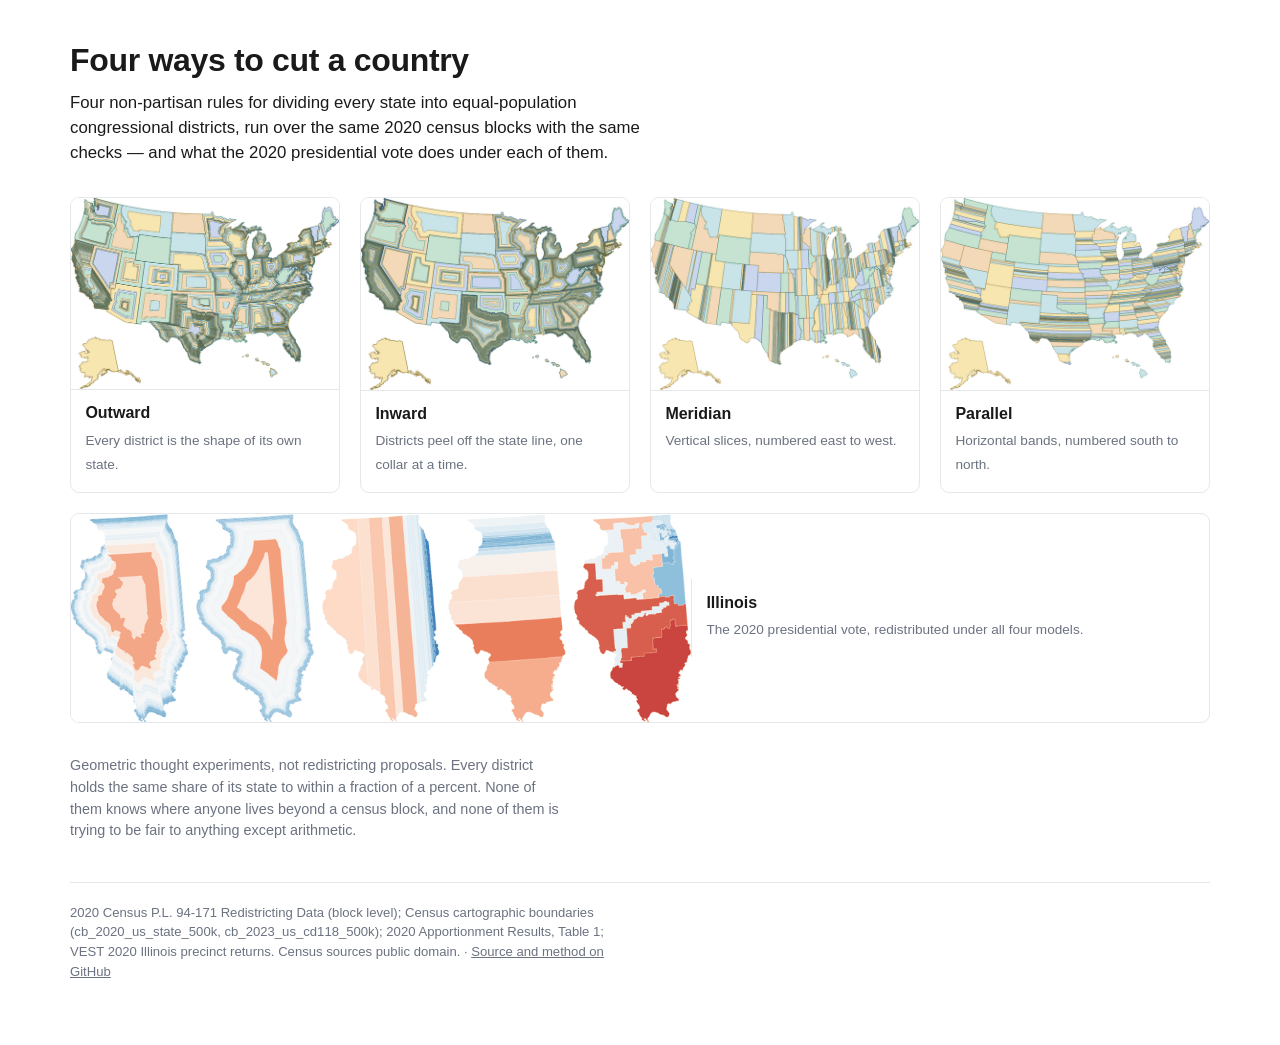
<file: index.html>
<!DOCTYPE html>
<html lang="en">
<head>
<meta charset="utf-8">
<meta name="viewport" content="width=device-width, initial-scale=1">

<!-- Static, like the other pages: crawlers do not run the module. -->
<title>Four ways to cut a country</title>
<meta name="description" content="Four non-partisan rules for dividing every state into equal-population congressional districts, run over the same 2020 census blocks — and what the 2020 presidential vote does under each of them.">
<link rel="canonical" href="https://ssitari.github.io/SilhouetteDistricts/">

<meta property="og:type" content="website">
<meta property="og:url" content="https://ssitari.github.io/SilhouetteDistricts/">
<meta property="og:title" content="Four ways to cut a country">
<meta property="og:description" content="Outward, inward, meridian and parallel: four rules for cutting every state into equal-population districts, over the same 2020 census blocks. Plus what the 2020 vote does under each.">
<meta property="og:image" content="https://ssitari.github.io/SilhouetteDistricts/docs/social-card.png">
<meta property="og:image:width" content="1200">
<meta property="og:image:height" content="630">
<meta property="og:image:alt" content="A map of the United States in which every state is filled with nested copies of its own outline, coloured in a repeating five-colour cycle.">

<meta name="twitter:card" content="summary_large_image">
<meta name="twitter:title" content="Four ways to cut a country">
<meta name="twitter:description" content="Outward, inward, meridian and parallel: four rules for cutting every state into equal-population districts, over the same 2020 census blocks.">
<meta name="twitter:image" content="https://ssitari.github.io/SilhouetteDistricts/docs/social-card.png">
<meta name="twitter:image:alt" content="A map of the United States in which every state is filled with nested copies of its own outline, coloured in a repeating five-colour cycle.">

<link rel="stylesheet" href="shared.css">
<style>
  main { padding-top: 2.5rem; }
  h1 { font-size: 2rem; }
  .blurb { font-size: 1.05rem; margin-bottom: 2rem; }

  #cards {
    display: grid; gap: 1.25rem; margin: 0 0 2rem;
    grid-template-columns: repeat(auto-fit, minmax(260px, 1fr));
  }
  .card {
    display: flex; flex-direction: column; text-decoration: none; color: inherit;
    border: 1px solid var(--rule); border-radius: 9px; overflow: hidden;
    background: #fff; transition: border-color .12s, box-shadow .12s, transform .12s;
  }
  .card:hover, .card:focus-visible {
    border-color: #c7cbd1; box-shadow: 0 6px 20px rgba(0,0,0,.09); transform: translateY(-2px);
  }
  .card img { display: block; width: 100%; height: auto; background: #fff; }
  .card-text { padding: .7rem .9rem 1rem; border-top: 1px solid var(--rule); }
  .card-text strong { display: block; font-size: 1rem; font-weight: 650; margin-bottom: .15rem; }
  .card-text span { font-size: .85rem; color: var(--ink-muted); line-height: 1.35; }

  /* The last card is the odd one out -- a different question and a different
     colour encoding -- so it reads as a coda rather than a fifth model. */
  .card:last-child { grid-column: 1 / -1; flex-direction: row; align-items: center; }
  .card:last-child img { width: min(60%, 620px); }
  .card:last-child .card-text { border-top: none; border-left: 1px solid var(--rule); flex: 1; }
  @media (max-width: 560px) {
    .card:last-child { flex-direction: column; }
    .card:last-child img { width: 100%; }
    .card:last-child .card-text { border-left: none; border-top: 1px solid var(--rule); }
  }
</style>
</head>
<body>
<main>
  <h1 id="title"></h1>
  <p class="blurb" id="blurb"></p>

  <div id="cards"></div>

  <p class="note" id="note"></p>

  <footer>
    <div id="credit"></div>
  </footer>
</main>
<script type="module" src="home.js"></script>

<!-- Cloudflare Web Analytics. This token is this site's; on a fork, replace it
     with your own or delete the block, or your traffic reports to it. -->
<script type="module" src="https://static.cloudflareinsights.com/beacon.min.js" data-cf-beacon='{"token": "8bd0b9cc3d344a979211402c2f0108ee"}'></script>
</body>
</html>
</file>
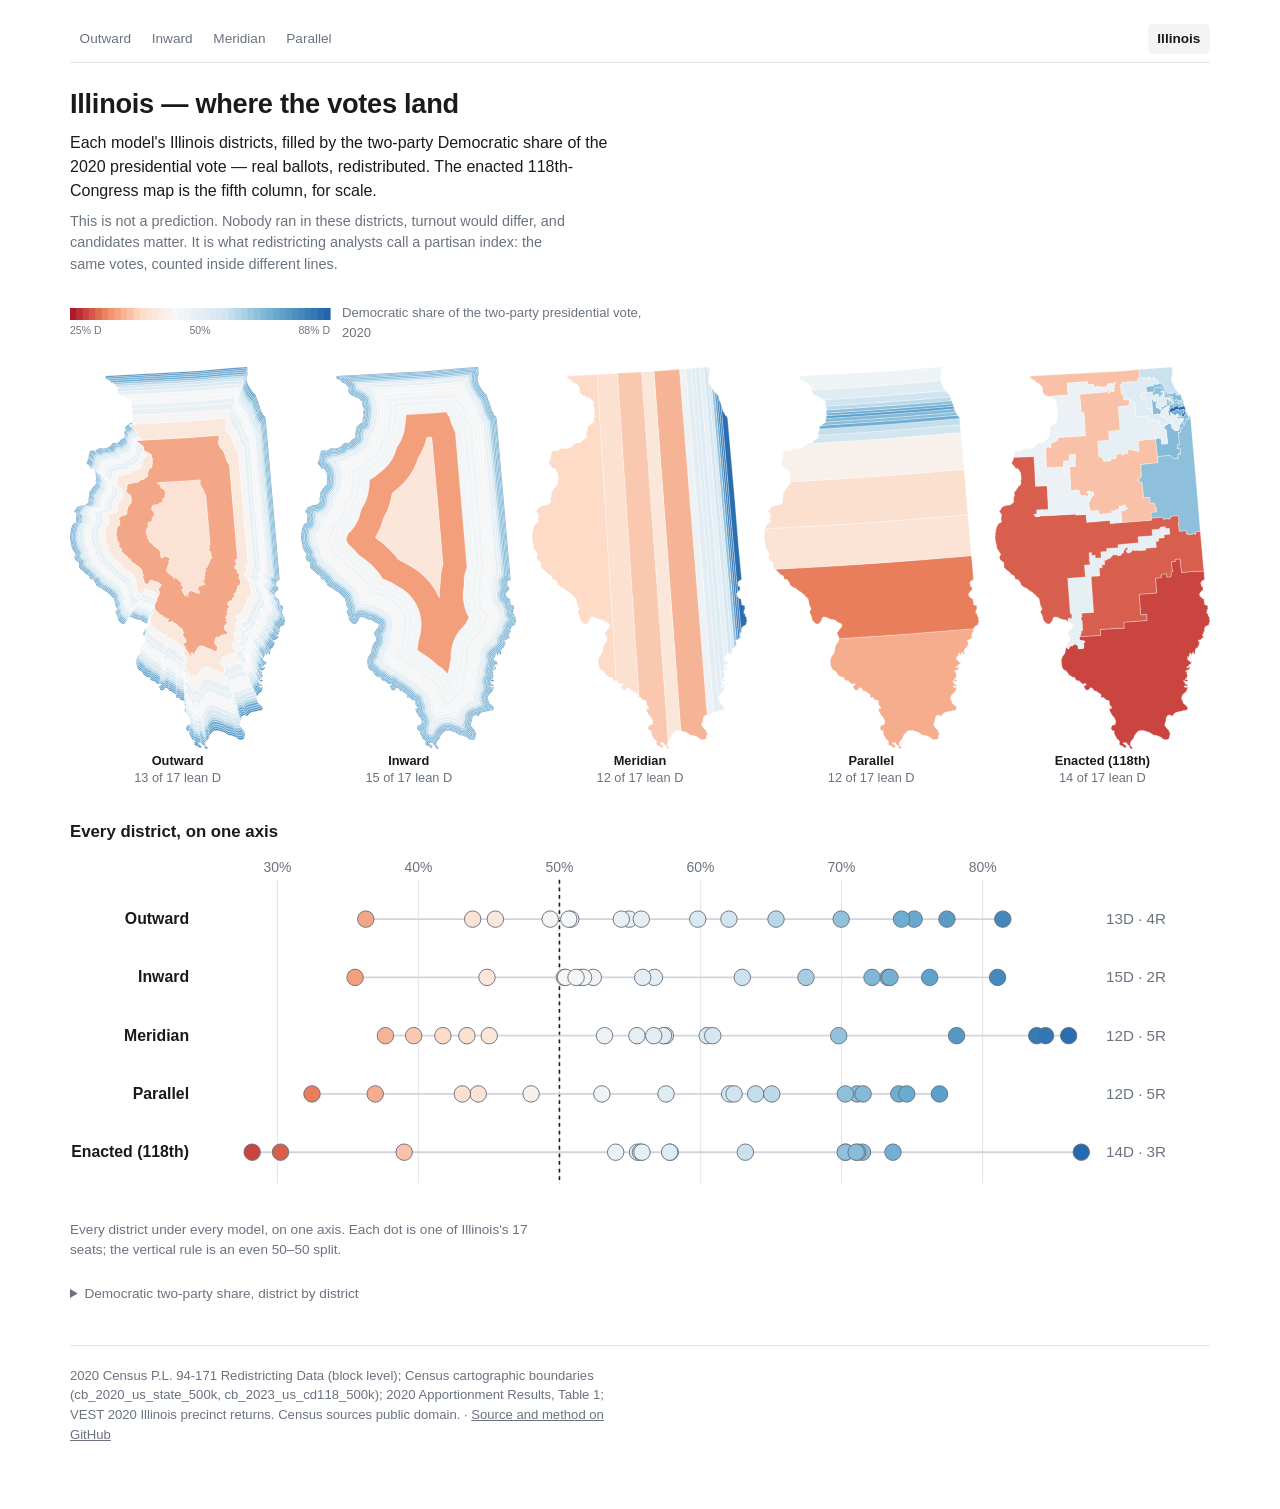
<file: illinois.html>
<!DOCTYPE html>
<html lang="en">
<head>
<meta charset="utf-8">
<meta name="viewport" content="width=device-width, initial-scale=1">

<!-- Static, like the other pages: crawlers do not run the module. -->
<title>Illinois — where the votes land</title>
<meta name="description" content="The 2020 presidential vote redistributed under four non-partisan districting models plus the enacted 118th-Congress map. A partisan index, not a prediction.">
<link rel="canonical" href="https://ssitari.github.io/SilhouetteDistricts/illinois.html">

<meta property="og:type" content="website">
<meta property="og:url" content="https://ssitari.github.io/SilhouetteDistricts/illinois.html">
<meta property="og:title" content="Illinois — where the votes land">
<meta property="og:description" content="The same 2020 ballots counted inside four geometric districting models and the enacted map. 12 to 15 Democratic seats out of 17, depending only on the rule.">
<meta property="og:image" content="https://ssitari.github.io/SilhouetteDistricts/docs/social-card.png">
<meta property="og:image:width" content="1200">
<meta property="og:image:height" content="630">
<meta property="og:image:alt" content="Five maps of Illinois, each divided into 17 districts shaded from red to blue by partisan lean.">

<meta name="twitter:card" content="summary_large_image">
<meta name="twitter:title" content="Illinois — where the votes land">
<meta name="twitter:description" content="The same 2020 ballots counted inside four geometric districting models and the enacted map.">
<meta name="twitter:image" content="https://ssitari.github.io/SilhouetteDistricts/docs/social-card.png">
<meta name="twitter:image:alt" content="Five maps of Illinois, each divided into 17 districts shaded from red to blue by partisan lean.">

<link rel="stylesheet" href="shared.css">
<style>
  /* Five Illinois panels at one scale. auto-fit rather than a fixed count so
     the row reflows to two, then one, on narrower screens without a breakpoint
     for each. */
  #panels {
    display: grid; gap: 1rem; margin: 0 0 1.5rem;
    grid-template-columns: repeat(auto-fit, minmax(150px, 1fr));
  }
  .panel { margin: 0; }
  .panel svg { width: 100%; height: auto; }
  .panel figcaption {
    text-align: center; font-size: .8rem; line-height: 1.3; margin-top: .3rem;
  }
  .panel figcaption strong { display: block; }
  .panel figcaption span { color: var(--ink-muted); }

  #ramp { display: flex; align-items: center; gap: .75rem; flex-wrap: wrap;
          margin: 0 0 1.5rem; font-size: .82rem; color: var(--ink-muted); }
  #ramp svg { flex: none; width: 260px; height: 30px; }
  #ramp span { max-width: 44ch; }

  #chart { margin: .25rem 0 .5rem; }
  #chart svg { width: 100%; height: auto; }
  .chart-note { max-width: 62ch; margin: 0 0 1.5rem; color: var(--ink-muted); font-size: .85rem; }

  h2 { font-size: 1.05rem; margin: 2rem 0 .5rem; font-weight: 650; }
  table.districts tr.tot td { font-weight: 650; border-top: 2px solid var(--rule); }
</style>
</head>
<body>
<main>
  <nav id="nav" aria-label="Districting model"></nav>

  <h1 id="title"></h1>
  <p class="blurb" id="blurb"></p>
  <p class="note" id="note"></p>

  <div id="ramp"></div>

  <div id="figure">
    <div id="panels"></div>

    <h2>Every district, on one axis</h2>
    <div id="chart"></div>
    <p class="chart-note" id="chart-note"></p>

    <!-- Deliberately not a live region: pointer-reachable only, so aria-live
         would announce on every district a mouse crossed and never fire for a
         keyboard user. The table below is the non-pointer alternative. -->
    <div id="tooltip" aria-hidden="true"></div>
  </div>

  <details id="table-wrap">
    <summary>Democratic two-party share, district by district</summary>
    <div id="table"></div>
  </details>

  <footer>
    <div id="credit"></div>
  </footer>
</main>
<script type="module" src="illinois.js"></script>

<!-- Cloudflare Web Analytics. This token is this site's; on a fork, replace it
     with your own or delete the block, or your traffic reports to it. -->
<script type="module" src="https://static.cloudflareinsights.com/beacon.min.js" data-cf-beacon='{"token": "8bd0b9cc3d344a979211402c2f0108ee"}'></script>
</body>
</html>
</file>
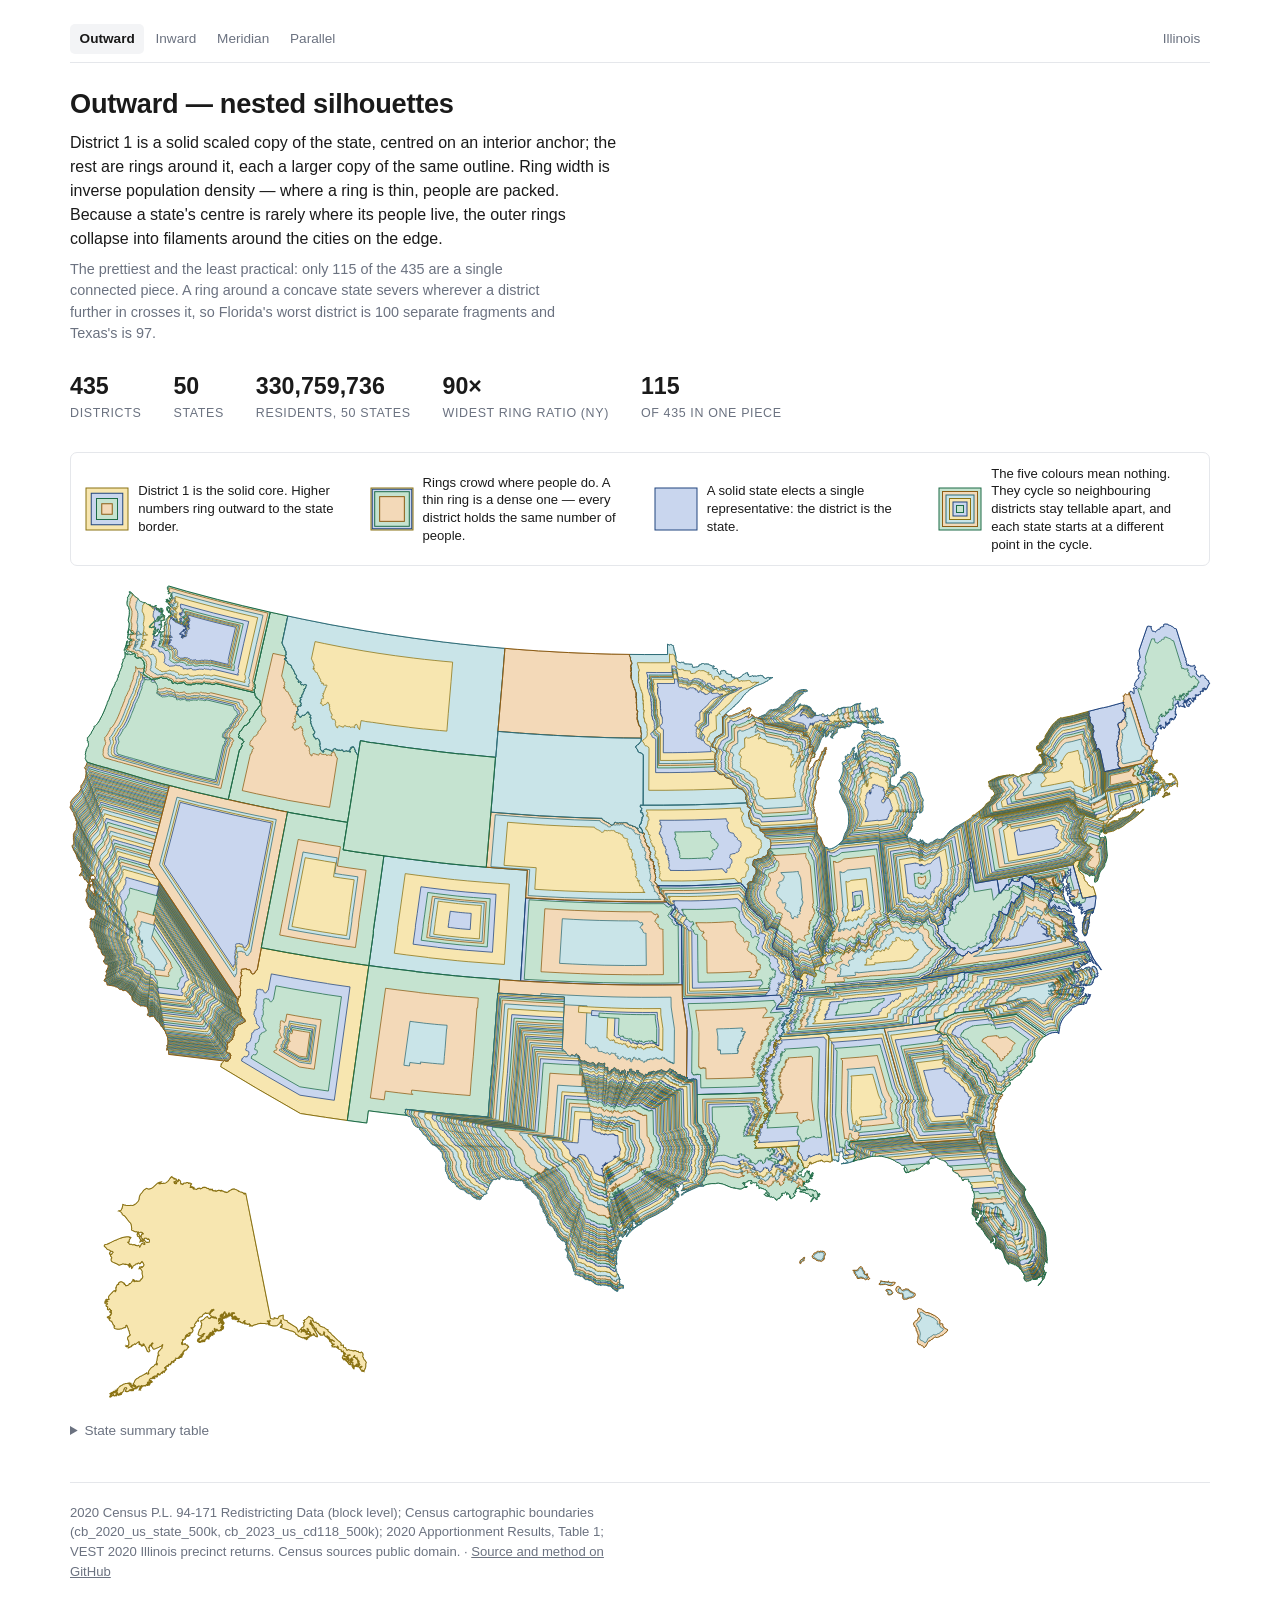
<file: map.html>
<!DOCTYPE html>
<html lang="en">
<head>
<meta charset="utf-8">
<meta name="viewport" content="width=device-width, initial-scale=1">

<!-- REUSING THIS PAGE? This block is the one part config.js cannot cover, so
     edit it here. It is static because crawlers do not run the module, so
     anything set from JavaScript would never reach a preview card -- which also
     means these tags describe the four models generically rather than whichever
     one ?model= selects. Point og:image at your own 1200x630 render. -->
<title>Four ways to cut a country</title>
<meta name="description" content="Four non-partisan rules for dividing every state into equal-population congressional districts, run over the same 2020 census blocks. Geometric thought experiments, not redistricting proposals.">
<link rel="canonical" href="https://ssitari.github.io/SilhouetteDistricts/map.html">

<meta property="og:type" content="website">
<meta property="og:url" content="https://ssitari.github.io/SilhouetteDistricts/map.html">
<meta property="og:title" content="Four ways to cut a country">
<meta property="og:description" content="Outward, inward, meridian and parallel: four rules for cutting every state into equal-population districts, over the same 2020 census blocks.">
<meta property="og:image" content="https://ssitari.github.io/SilhouetteDistricts/docs/social-card.png">
<meta property="og:image:width" content="1200">
<meta property="og:image:height" content="630">
<meta property="og:image:alt" content="A map of the United States in which every state is filled with nested copies of its own outline, coloured in a repeating five-colour cycle.">

<meta name="twitter:card" content="summary_large_image">
<meta name="twitter:title" content="Four ways to cut a country">
<meta name="twitter:description" content="Outward, inward, meridian and parallel: four rules for cutting every state into equal-population districts, over the same 2020 census blocks.">
<meta name="twitter:image" content="https://ssitari.github.io/SilhouetteDistricts/docs/social-card.png">
<meta name="twitter:image:alt" content="A map of the United States in which every state is filled with nested copies of its own outline, coloured in a repeating five-colour cycle.">

<link rel="stylesheet" href="shared.css">
</head>
<body>
<main>
  <nav id="nav" aria-label="Districting model"></nav>

  <h1 id="title"></h1>
  <p class="blurb" id="blurb"></p>
  <p class="note" id="note"></p>

  <ul class="stats" id="stats"></ul>
  <div id="legend"></div>

  <div id="figure">
    <div id="chart"></div>
    <!-- Deliberately not a live region. The districts are pointer-reachable
         only, so aria-live would announce on every district a mouse crossed and
         never fire for a keyboard user. The state table below is the
         non-colour-alone, non-pointer alternative. -->
    <div id="tooltip" aria-hidden="true"></div>
  </div>

  <details id="table-wrap">
    <summary>State summary table</summary>
    <div id="table"></div>
  </details>

  <footer>
    <div id="credit"></div>
  </footer>
</main>
<script type="module" src="app.js"></script>

<!-- Cloudflare Web Analytics. This token is this site's; on a fork, replace it
     with your own or delete the block, or your traffic reports to it. -->
<script type="module" src="https://static.cloudflareinsights.com/beacon.min.js" data-cf-beacon='{"token": "8bd0b9cc3d344a979211402c2f0108ee"}'></script>
</body>
</html>
</file>
<file: shared.css>
/* Shared chrome for all three page types: the chooser, the four model maps, and
   the Illinois page. Kept in one file so they cannot drift apart -- a reader is
   meant to flip between them and notice only the districting change. */

:root {
  /* Light-only by design -- the palette is tuned against white. Declared so a
     dark-theme OS does not restyle native controls. */
  color-scheme: light;
  --surface: #fff;
  --ink: #1a1a1a;
  --ink-muted: #6b7280;
  --rule: #e5e7eb;
}
* { box-sizing: border-box; }
body {
  margin: 0;
  background: var(--surface);
  color: var(--ink);
  font: 16px/1.5 -apple-system, BlinkMacSystemFont, "Segoe UI", Helvetica, Arial, sans-serif;
  -webkit-font-smoothing: antialiased;
}
main { max-width: 1180px; margin: 0 auto; padding: 1.5rem 1.25rem 4rem; }

h1 { font-size: 1.7rem; line-height: 1.25; margin: 0 0 .6rem; font-weight: 650; letter-spacing: -.01em; }
.blurb { max-width: 62ch; margin: 0 0 .5rem; }
.note { max-width: 62ch; margin: 0 0 1.75rem; color: var(--ink-muted); font-size: .9rem; }

/* Model switcher, on every map page so the four are one step apart. */
#nav, .sitenav {
  display: flex; flex-wrap: wrap; gap: .1rem; align-items: center;
  margin: 0 0 1.5rem; font-size: .85rem;
  border-bottom: 1px solid var(--rule); padding-bottom: .5rem;
}
#nav a, #nav .here, .sitenav a {
  padding: .3rem .6rem; border-radius: 5px; text-decoration: none; color: var(--ink-muted);
}
#nav a:hover, .sitenav a:hover { background: #f3f4f6; color: var(--ink); }
#nav .here { color: var(--ink); font-weight: 650; background: #f3f4f6; }
#nav .aside { margin-left: auto; }

.stats { display: flex; flex-wrap: wrap; gap: 2rem; margin: 0 0 1.75rem; padding: 0; list-style: none; }
.stats div { font-variant-numeric: tabular-nums; }
.stats .n { font-size: 1.45rem; font-weight: 650; display: block; line-height: 1.15; }
.stats .k { font-size: .78rem; color: var(--ink-muted); text-transform: uppercase; letter-spacing: .05em; }

#figure { position: relative; }
svg { display: block; width: 100%; height: auto; overflow: visible; }
[data-k] { cursor: crosshair; }

#tooltip {
  position: absolute; pointer-events: none; opacity: 0;
  transition: opacity .1s; background: #fff; color: var(--ink);
  border: 1px solid var(--rule); border-radius: 6px;
  box-shadow: 0 4px 16px rgba(0,0,0,.10);
  padding: .55rem .7rem; font-size: .82rem; line-height: 1.45;
  max-width: 15rem; z-index: 5;
}
#tooltip .t-state { font-weight: 650; }
#tooltip .t-row { display: flex; justify-content: space-between; gap: 1.25rem; }
#tooltip .t-row span:last-child { font-variant-numeric: tabular-nums; }
#tooltip .t-note { color: var(--ink-muted); margin-top: .3rem; }

#legend {
  display: flex; flex-wrap: wrap; gap: 1.75rem; align-items: center;
  margin: 0 0 1.25rem; padding: .75rem .9rem;
  border: 1px solid var(--rule); border-radius: 7px; font-size: .82rem;
}
#legend .item { display: flex; align-items: center; gap: .55rem; flex: 1 1 16rem; }
#legend .item span { line-height: 1.35; }
/* Override the full-bleed rule above: these swatches are fixed-size icons, not
   the chart. Without this they inflate to the container width. */
#legend svg { display: block; flex: none; width: 44px; height: 44px; }

/* The table has many columns and a min-content width wider than a phone. It
   scrolls inside itself; without this the whole page scrolls sideways. */
#table { overflow-x: auto; }
table.districts { border-collapse: collapse; width: 100%; min-width: 32rem; font-size: .8rem; margin-top: 1rem; }
table.districts th, table.districts td { text-align: right; padding: .25rem .5rem; border-bottom: 1px solid var(--rule); }
table.districts th:first-child, table.districts td:first-child { text-align: left; }
table.districts td { font-variant-numeric: tabular-nums; }

/* The preflight report: what a bundle got wrong, in place of the figure. Only
   ever seen while adapting this engine to new data. */
.dataerr { border: 1px solid #fca5a5; background: #fef2f2; border-radius: 7px;
           padding: .9rem 1.1rem; font-size: .88rem; max-width: 62ch; }
.dataerr ul { margin: .5rem 0; padding-left: 1.2rem; }
.dataerr li { margin: .2rem 0; }
.dataerr code { background: #fff; padding: 0 .2rem; border-radius: 3px; }

details { margin-top: 1.5rem; }
summary { cursor: pointer; font-size: .85rem; color: var(--ink-muted); }

footer {
  margin-top: 2.5rem; padding-top: 1.25rem; border-top: 1px solid var(--rule);
  font-size: .82rem; color: var(--ink-muted);
}
footer a { color: inherit; }
#credit { max-width: 74ch; }
</file>
